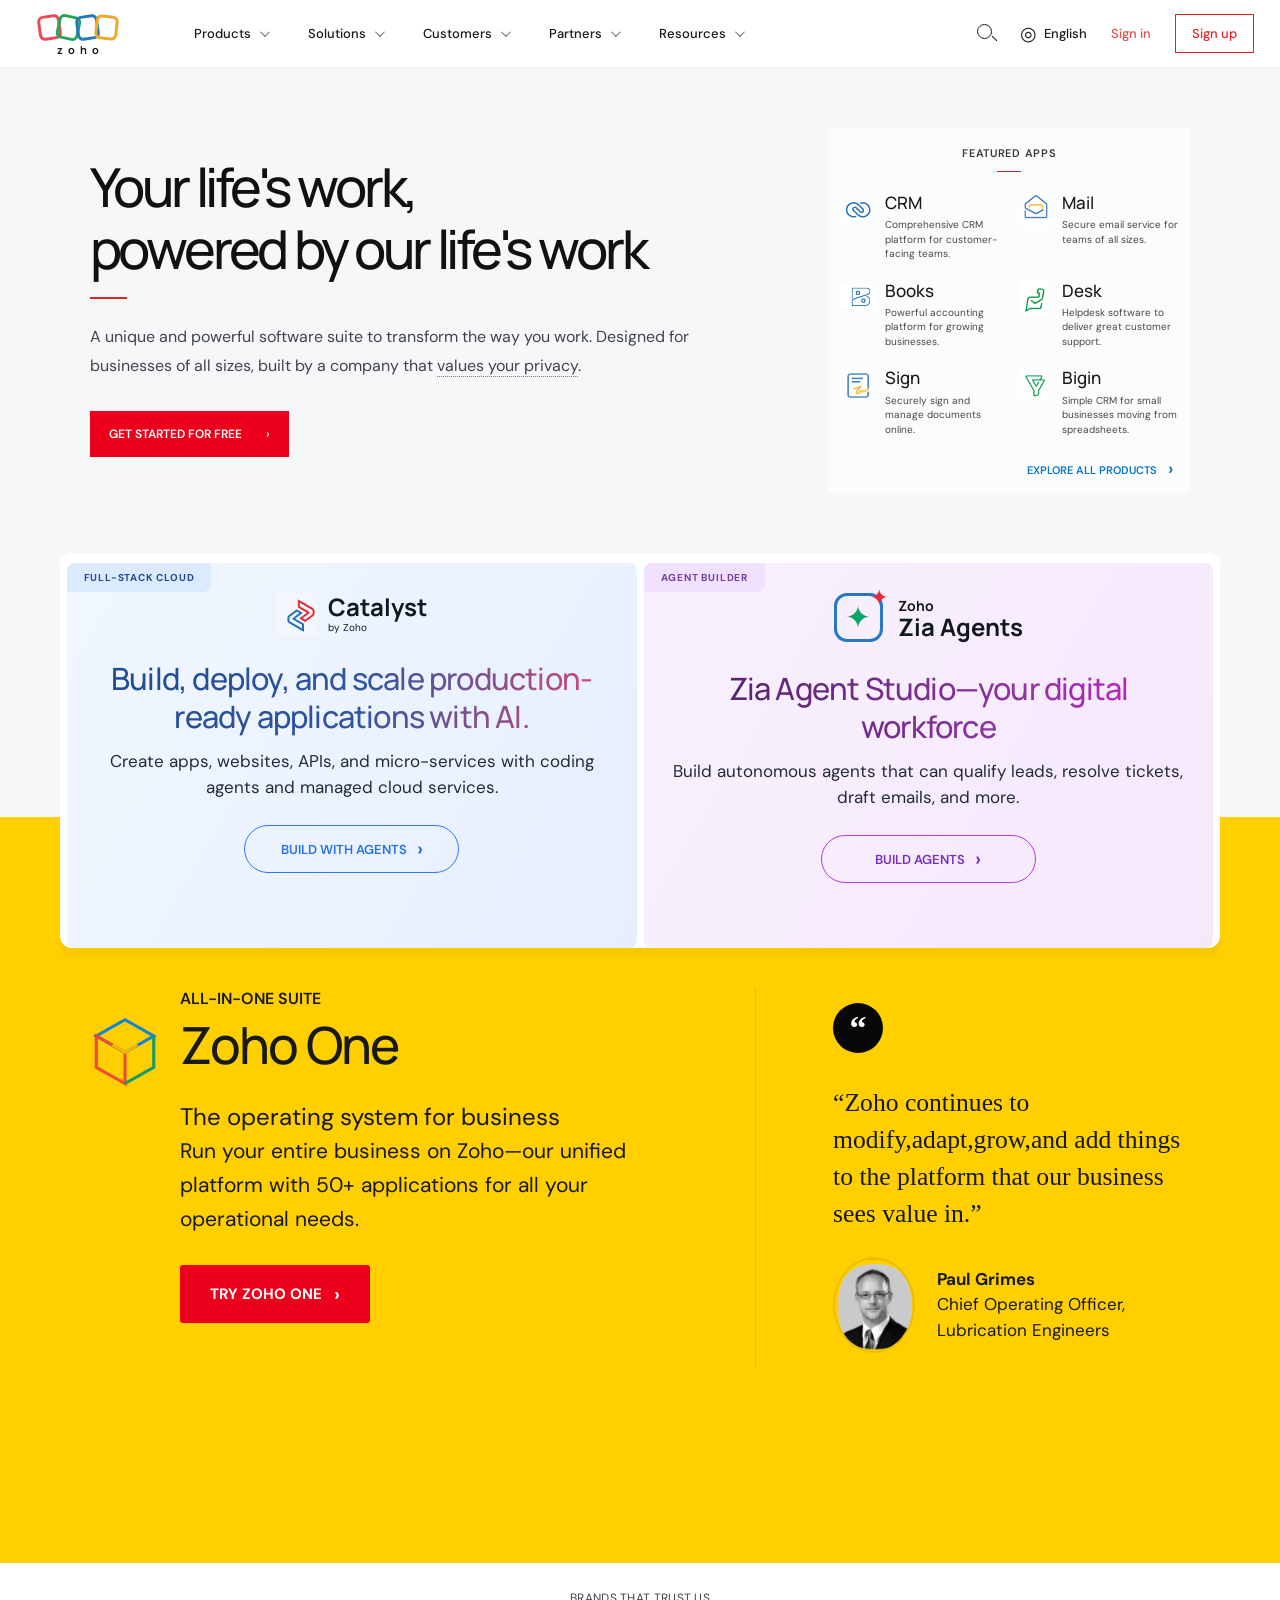
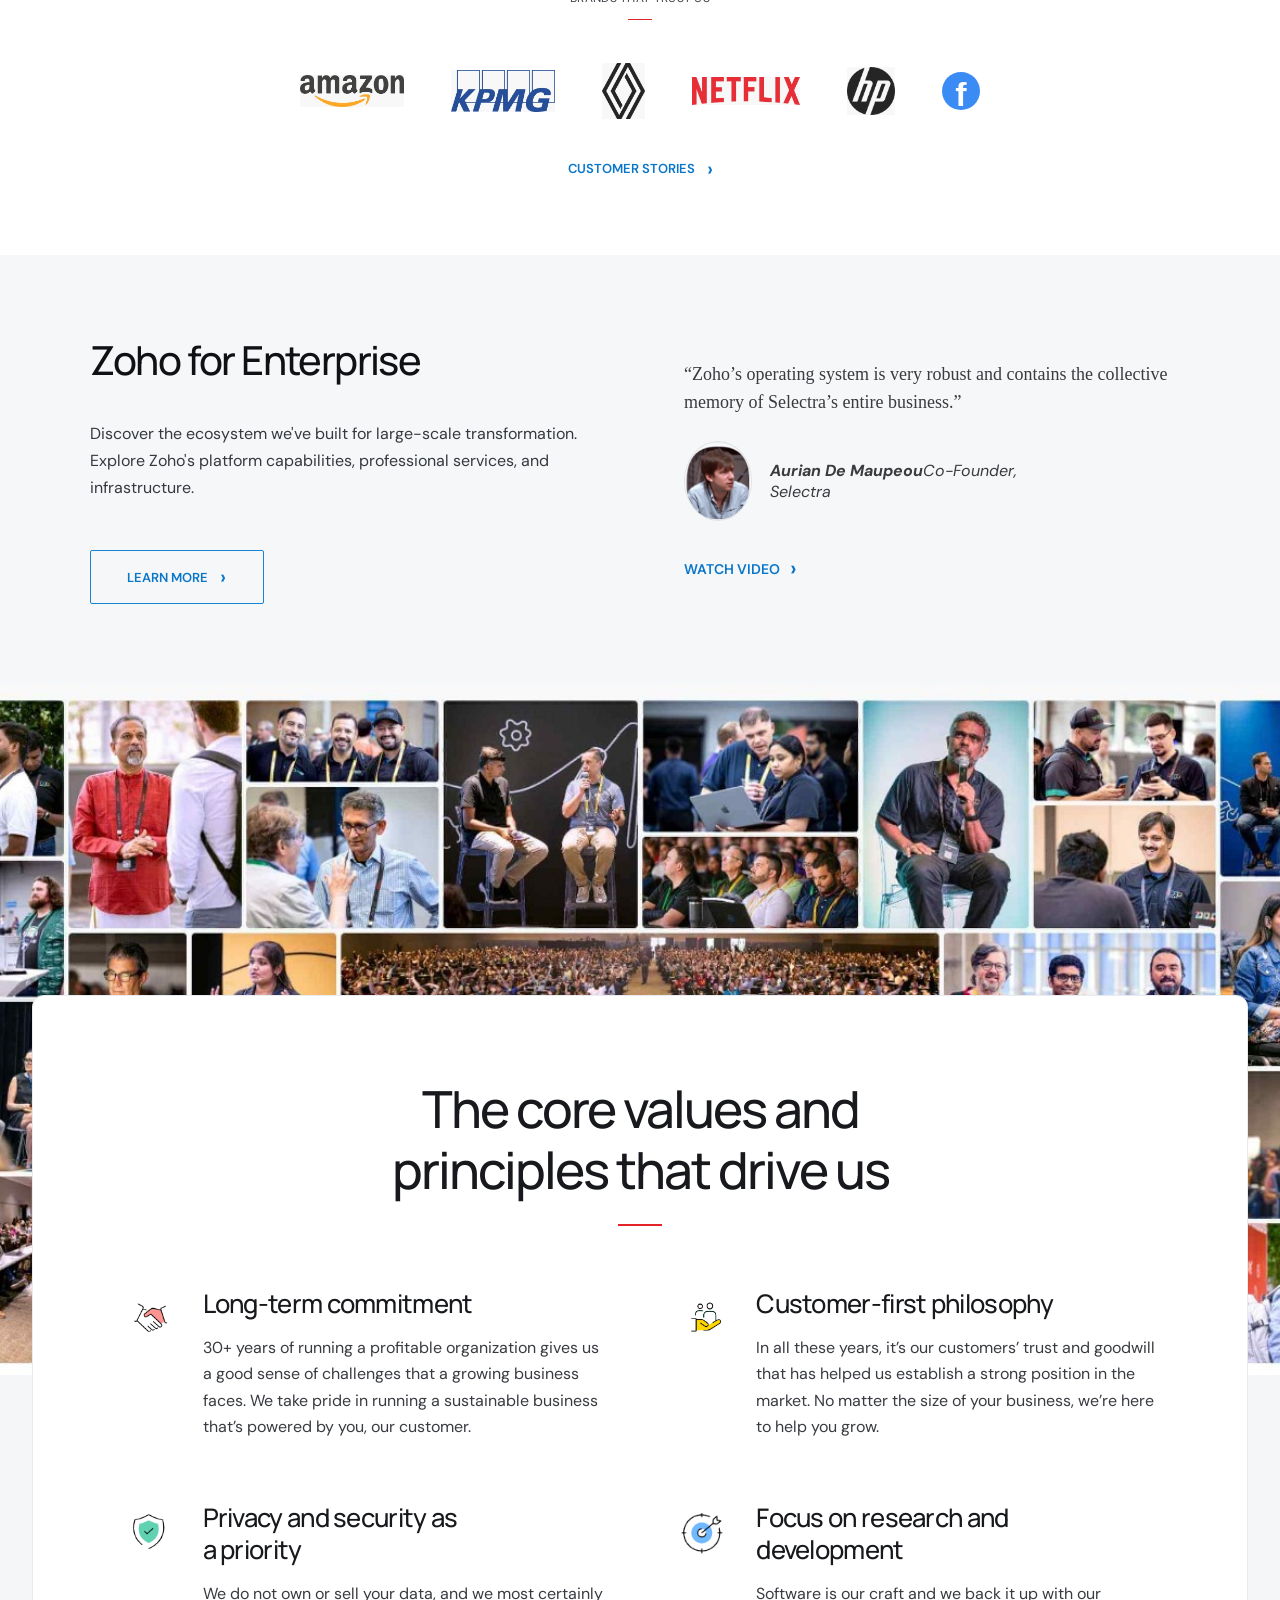
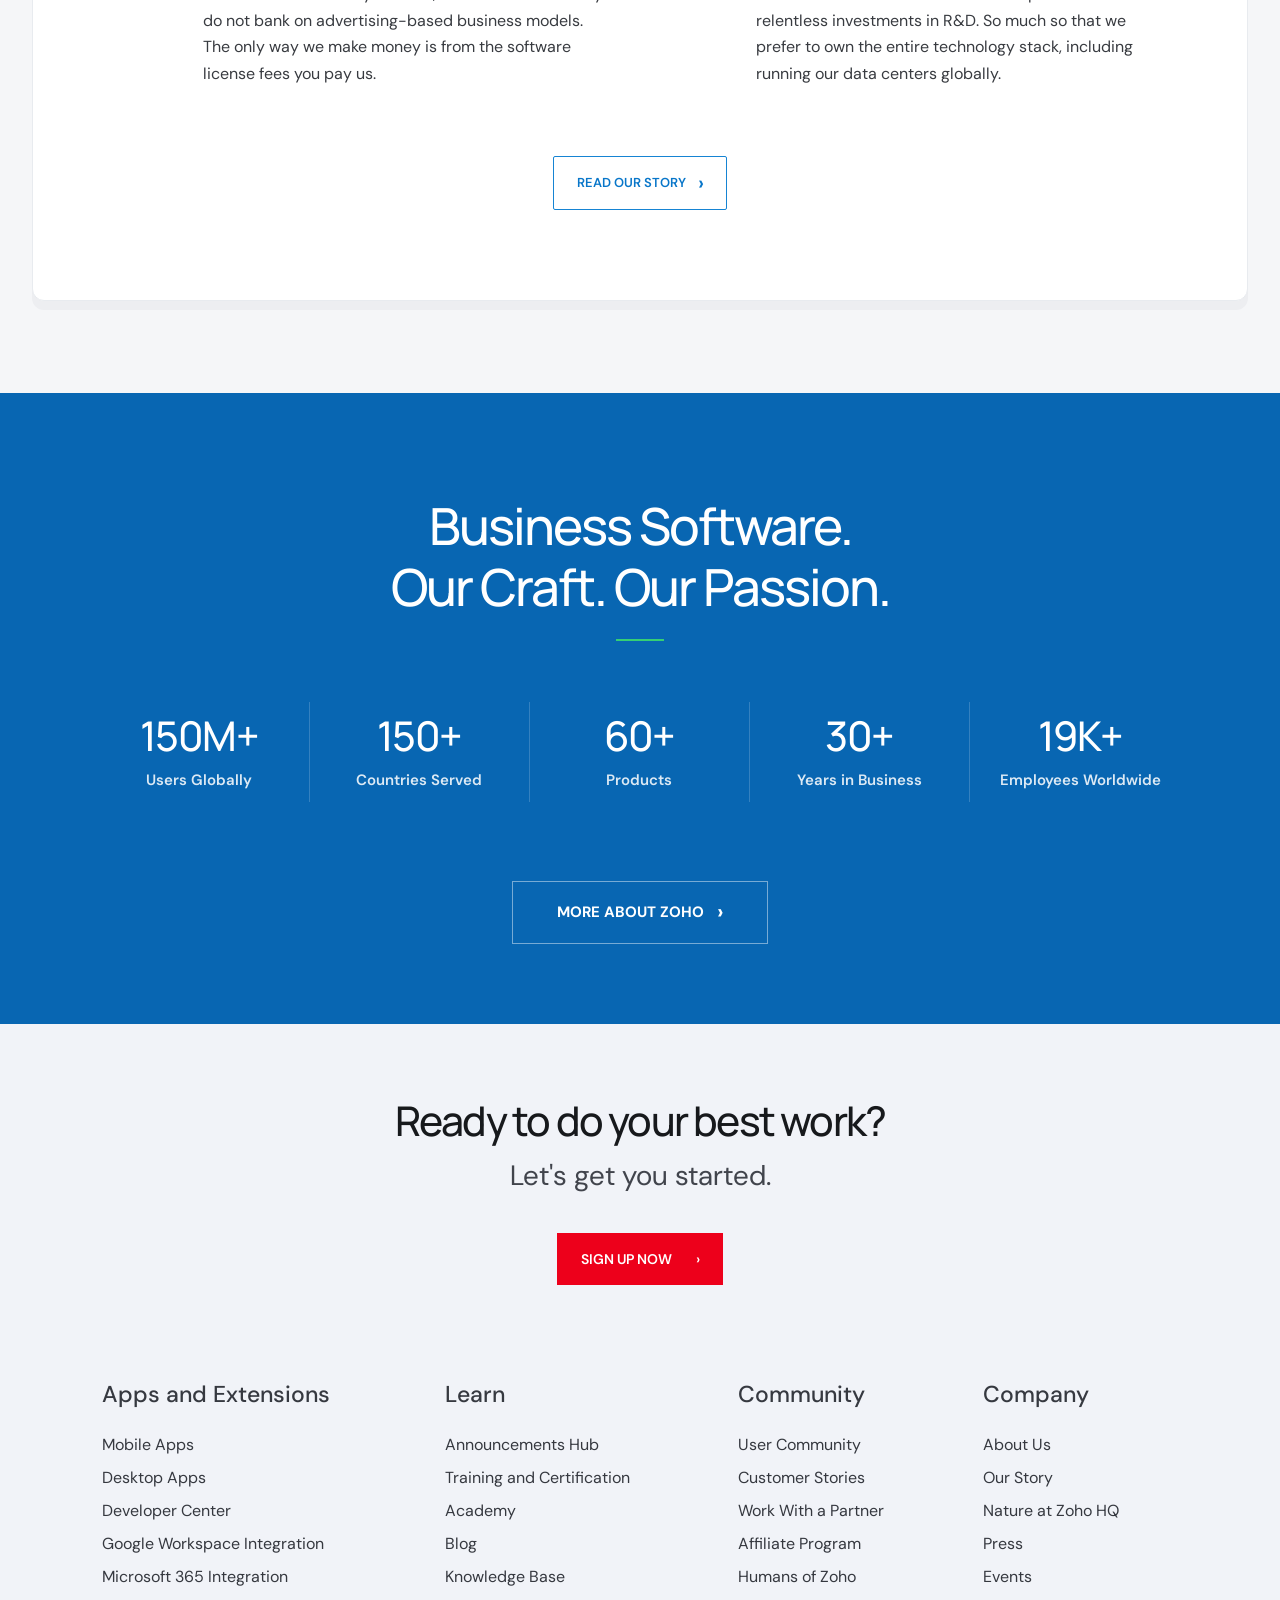
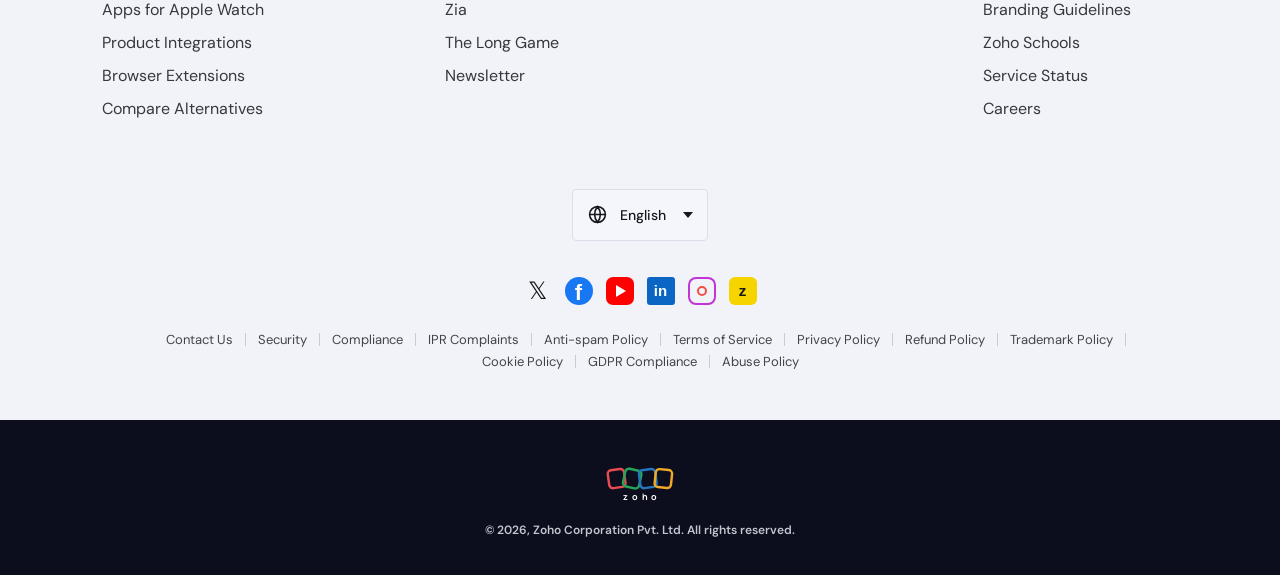
<file: Zoho website/index.html>
<!doctype html>
<html lang="en">
<head>
  <meta charset="utf-8">
  <meta name="viewport" content="width=device-width, initial-scale=1">
  <meta name="description" content="One platform. Every part of your business. Discover Zoho's suite of business software.">
  <title>Zoho | Business Software for Every Need</title>
  <link rel="preconnect" href="https://fonts.googleapis.com">
  <link rel="preconnect" href="https://fonts.gstatic.com" crossorigin>
  <link href="https://fonts.googleapis.com/css2?family=DM+Sans:wght@400;500;600;700&family=Manrope:wght@400;500;600;700;800&display=swap" rel="stylesheet">
  <link rel="stylesheet" href="styles.css">
</head>
<body>
  <header class="site-header">
    <a class="brand" href="#" aria-label="Zoho home">
      <span class="brand-mark" aria-hidden="true"><i></i><i></i><i></i><i></i></span>
      <span class="brand-name">zoho</span>
    </a>
    <nav class="main-nav" aria-label="Main navigation">
      <a href="#products">Products <span class="chevron"></span></a>
      <a href="#solutions">Solutions <span class="chevron"></span></a>
      <a href="#customers">Customers <span class="chevron"></span></a>
      <a href="#company">Partners <span class="chevron"></span></a>
      <a href="#footer">Resources <span class="chevron"></span></a>
    </nav>
    <div class="header-actions">
      <a class="search-link" href="#products" aria-label="Search"><span class="search-icon"></span></a>
      <a class="language-link" href="#footer"><span class="globe-icon" aria-hidden="true">◎</span> English</a>
      <a class="sign-in" href="#footer">Sign in</a>
      <a class="header-cta" href="#products">Sign up</a>
    </div>
  </header>

  <main>
    <section class="hero" id="company">
      <div class="hero-main">
        <div class="hero-copy">
          <h1>Your life's work,<br>powered by our life's work</h1>
          <span class="hero-underline"></span>
          <p>A unique and powerful software suite to transform the way you work. Designed for businesses of all sizes, built by a company that <a class="privacy-link" href="https://www.zoho.com/privacy-commitment.html?src=zindex">values your privacy</a>.</p>
          <div class="hero-buttons">
            <a class="button button-red" href="#products">Get started for free <span aria-hidden="true">›</span></a>
          </div>
        </div>

        <aside class="featured-apps" id="products" aria-labelledby="featured-apps-title">
          <h2 id="featured-apps-title">FEATURED APPS</h2>
          <div class="featured-grid">
            <div class="featured-app">
              <img class="featured-icon" src="Assests/Images/crm-logo.png" alt="">
              <span><a class="featured-app-title" href="#products"><strong>CRM</strong></a><small>Comprehensive CRM platform for customer-facing teams.</small></span>
            </div>
            <div class="featured-app">
              <img class="featured-icon" src="Assests/Images/mail-logo.png" alt="">
              <span><a class="featured-app-title" href="#products"><strong>Mail</strong></a><small>Secure email service for teams of all sizes.</small></span>
            </div>
            <div class="featured-app">
              <img class="featured-icon" src="Assests/Images/books-logo.png" alt="">
              <span><a class="featured-app-title" href="#products"><strong>Books</strong></a><small>Powerful accounting platform for growing businesses.</small></span>
            </div>
            <div class="featured-app">
              <img class="featured-icon" src="Assests/Images/desk-logo.png" alt="">
              <span><a class="featured-app-title" href="#products"><strong>Desk</strong></a><small>Helpdesk software to deliver great customer support.</small></span>
            </div>
            <div class="featured-app">
              <img class="featured-icon" src="Assests/Images/sign-logo.png" alt="">
              <span><a class="featured-app-title" href="#products"><strong>Sign</strong></a><small>Securely sign and manage documents online.</small></span>
            </div>
            <div class="featured-app">
              <img class="featured-icon" src="Assests/Images/bigin-logo.png" alt="">
              <span><a class="featured-app-title" href="#products"><strong>Bigin</strong></a><small>Simple CRM for small businesses moving from spreadsheets.</small></span>
            </div>
          </div>
          <a class="featured-all" href="#products">Explore All Products <span>›</span></a>
        </aside>
      </div>

      <div class="promo-grid">
        <article class="promo-card promo-blue">
          <span class="promo-label">FULL-STACK CLOUD</span>
          <div class="promo-brand"><img class="promo-logo" src="Assests/Images/catalyst-logo.png" alt="Catalyst logo"><span><strong>Catalyst</strong><small>by Zoho</small></span></div>
          <h2>Build, deploy, and scale production-ready applications with AI.</h2>
          <p>Create apps, websites, APIs, and micro-services with coding agents and managed cloud services.</p>
          <a href="#products">BUILD WITH AGENTS <span>›</span></a>
        </article>
        <article class="promo-card promo-purple">
          <span class="promo-label">AGENT BUILDER</span>
          <div class="promo-brand zia-brand">
            <span class="zia-logo" aria-hidden="true">
              <span class="zia-frame"><span class="zia-green-star">✦</span><span class="zia-red-star">✦</span></span>
            </span>
            <span class="zia-wordmark"><span>Zoho</span><strong>Zia Agents</strong></span>
          </div>
          <h2>Zia Agent Studio—your digital workforce</h2>
          <p>Build autonomous agents that can qualify leads, resolve tickets, draft emails, and more.</p>
          <a href="#products">BUILD AGENTS <span>›</span></a>
        </article>
      </div>
    </section>

    <section class="zoho-one-feature" id="zoho-one">
      <div class="one-feature-copy">
        <svg class="one-feature-mark" viewBox="0 0 56 56" role="img" aria-label="Zoho One">
          <path d="M28 3 51 16 28 29 5 16 28 3Z" fill="none" stroke="#1484d5" stroke-width="2.5"/>
          <path d="M5 16v25l23 13V29L5 16Z" fill="none" stroke="#f04b36" stroke-width="2.5"/>
          <path d="M51 16v25L28 54" fill="none" stroke="#159c62" stroke-width="2.5"/>
          <path d="m18 23 10 6 10-6" fill="none" stroke="#f2b900" stroke-width="2.5"/>
        </svg>
        <span class="one-feature-eyebrow">ALL-IN-ONE SUITE</span>
        <h2>Zoho One</h2>
        <p class="one-feature-subtitle">The operating system for business</p>
        <p class="one-feature-description">Run your entire business on Zoho—our unified platform with 50+ applications for all your operational needs.</p>
        <a class="one-feature-button" href="#products">TRY ZOHO ONE <span aria-hidden="true">›</span></a>
      </div>
      <blockquote class="one-feature-quote">
        <span class="quote-mark" aria-hidden="true">“</span>
        <p>“Zoho continues to modify,adapt,grow,and add things to the platform that our business sees value in.”</p>
        <div class="one-feature-attribution">
          <img src="Assests/Images/paul-grimes-portrait.png" alt="Paul Grimes">
          <cite><strong>Paul Grimes</strong><span>Chief Operating Officer,<br>Lubrication Engineers</span></cite>
        </div>
      </blockquote>
    </section>

    <section class="trust-strip" id="customers">
      <p>BRANDS THAT TRUST US</p>
      <div class="customer-logos" aria-label="Customer brands">
        <img class="customer-logo logo-amazon" src="Assests/Images/WhatsApp%20Image%202026-11-03%20at%201.29.51%20M.jpeg" alt="Amazon">
        <img class="customer-logo logo-kpmg" src="Assests/Images/WhatsApp%20Image%206-11-03%20at%201.29.52%20PM.jpeg" alt="KPMG">
        <img class="customer-logo logo-renault" src="Assests/Images/WhatsApp%20age%202026-11-03%20at%201.29.52%20PM.jpeg" alt="Renault">
        <img class="customer-logo logo-netflix" src="Assests/Images/WhatsApp%20Image%2020-03%20at%201.29.52%20PM.jpeg" alt="Netflix">
        <img class="customer-logo logo-hp" src="Assests/Images/WhatsApp%20Image%202026-11%20at%201.29.52%20PM.jpeg" alt="HP">
        <span class="logo-facebook" role="img" aria-label="Facebook">f</span>
      </div>
      <a class="customer-stories-link" href="#customers">CUSTOMER STORIES <span aria-hidden="true">›</span></a>
    </section>

    <section class="enterprise-feature" id="enterprise">
      <h2>Zoho for Enterprise</h2>
      <p>Discover the ecosystem we've built for large-scale transformation. Explore Zoho's platform capabilities, professional services, and infrastructure.</p>
      <a class="enterprise-link" href="#products">LEARN MORE <span aria-hidden="true">›</span></a>
      <blockquote>
        <p>“Zoho’s operating system is very robust and contains the collective memory of Selectra’s entire business.”</p>
        <div class="enterprise-attribution">
          <img src="Assests/Images/aurian-de-maupeou-portrait.png" alt="Aurian De Maupeou">
          <cite><strong>Aurian De Maupeou</strong><span>Co-Founder,<br>Selectra</span></cite>
        </div>
        <a class="watch-video-link" href="https://www.zoho.com/customers.html" target="_blank" rel="noopener noreferrer">WATCH VIDEO <span aria-hidden="true">›</span></a>
      </blockquote>
    </section>

    <section class="values-section" id="solutions">
      <div class="values-panel">
        <div class="values-heading">
          <h2>The core values and<br>principles that drive us</h2>
          <span aria-hidden="true"></span>
        </div>
        <div class="values-grid">
          <article class="value-card">
            <img class="value-icon" src="Assests/Images/value-long-term-commitment.png" alt="Handshake representing long-term commitment">
            <div><h3>Long-term commitment</h3><p>30+ years of running a profitable organization gives us a good sense of challenges that a growing business faces. We take pride in running a sustainable business that’s powered by you, our customer.</p></div>
          </article>
          <article class="value-card">
            <img class="value-icon" src="Assests/Images/value-customer-first.png" alt="People supported by a hand, representing customer-first philosophy">
            <div><h3>Customer-first philosophy</h3><p>In all these years, it’s our customers’ trust and goodwill that has helped us establish a strong position in the market. No matter the size of your business, we’re here to help you grow.</p></div>
          </article>
          <article class="value-card">
            <img class="value-icon" src="Assests/Images/value-privacy-security.png" alt="Shield with a check mark representing privacy and security">
            <div><h3>Privacy and security as<br>a priority</h3><p>We do not own or sell your data, and we most certainly do not bank on advertising-based business models. The only way we make money is from the software license fees you pay us.</p></div>
          </article>
          <article class="value-card">
            <img class="value-icon" src="Assests/Images/value-research-development.png" alt="Target and arrow representing focus on research and development">
            <div><h3>Focus on research and<br>development</h3><p>Software is our craft and we back it up with our relentless investments in R&amp;D. So much so that we prefer to own the entire technology stack, including running our data centers globally.</p></div>
          </article>
        </div>
        <a class="enterprise-link values-story-link" href="#company">READ OUR STORY <span aria-hidden="true">›</span></a>
      </div>
    </section>

    <section class="stats-section" id="company">
      <div class="stats-heading"><h2>Business Software.<br>Our Craft. Our Passion.</h2><span class="stats-heading-rule" aria-hidden="true"></span></div>
      <div class="stats-grid">
        <div class="stat"><strong>150M+</strong><span>Users Globally</span></div>
        <div class="stat"><strong>150+</strong><span>Countries Served</span></div>
        <div class="stat"><strong>60+</strong><span>Products</span></div>
        <div class="stat"><strong>30+</strong><span>Years in Business</span></div>
        <div class="stat"><strong>19K+</strong><span>Employees Worldwide</span></div>
      </div>
      <a class="stats-more-link" href="#company">MORE ABOUT ZOHO <span aria-hidden="true">›</span></a>
    </section>

    <section class="closing-banner">
      <h2>Ready to do your best work?</h2>
      <p>Let's get you started.</p>
      <a class="button button-red" href="#products">SIGN UP NOW <span aria-hidden="true">›</span></a>
    </section>
  </main>

  <footer class="site-footer" id="footer">
    <div class="footer-directory">
      <div class="footer-column">
        <h2>Apps and Extensions</h2>
        <a href="#products">Mobile Apps</a>
        <a href="#products">Desktop Apps</a>
        <a href="#products">Developer Center</a>
        <a href="#products">Google Workspace Integration</a>
        <a href="#products">Microsoft 365 Integration</a>
        <a href="#products">Apps for Apple Watch</a>
        <a href="#products">Product Integrations</a>
        <a href="#products">Browser Extensions</a>
        <a href="#products">Compare Alternatives</a>
      </div>
      <div class="footer-column">
        <h2>Learn</h2>
        <a href="#products">Announcements Hub</a>
        <a href="#products">Training and Certification</a>
        <a href="#products">Academy</a>
        <a href="#products">Blog</a>
        <a href="#products">Knowledge Base</a>
        <a href="#products">Zia</a>
        <a href="#products">The Long Game</a>
        <a href="#products">Newsletter</a>
      </div>
      <div class="footer-column">
        <h2>Community</h2>
        <a href="#customers">User Community</a>
        <a href="#customers">Customer Stories</a>
        <a href="#company">Work With a Partner</a>
        <a href="#company">Affiliate Program</a>
        <a href="#company">Humans of Zoho</a>
      </div>
      <div class="footer-column">
        <h2>Company</h2>
        <a href="#company">About Us</a>
        <a href="#company">Our Story</a>
        <a href="#company">Nature at Zoho HQ</a>
        <a href="#company">Press</a>
        <a href="#company">Events</a>
        <a href="#company">Branding Guidelines</a>
        <a href="#company">Zoho Schools</a>
        <a href="#company">Service Status</a>
        <a href="#company">Careers</a>
      </div>
    </div>
    <div class="footer-community">
      <label class="footer-language" for="footer-language">
        <svg viewBox="0 0 24 24" aria-hidden="true">
          <circle cx="12" cy="12" r="9"></circle>
          <path d="M3 12h18M12 3a14 14 0 0 1 0 18M12 3a14 14 0 0 0 0 18"></path>
        </svg>
        <select id="footer-language" name="language" aria-label="Select language">
          <option value="en" selected>English</option>
          <option value="es">Español</option>
          <option value="fr">Français</option>
          <option value="de">Deutsch</option>
          <option value="pt">Português</option>
        </select>
        <span class="language-chevron" aria-hidden="true"></span>
      </label>
      <div class="social-links" aria-label="Social media">
        <a class="social-x" href="#footer" aria-label="X">𝕏</a>
        <a class="social-facebook" href="#footer" aria-label="Facebook">f</a>
        <a class="social-youtube" href="#footer" aria-label="YouTube"><span></span></a>
        <a class="social-linkedin" href="#footer" aria-label="LinkedIn">in</a>
        <a class="social-instagram" href="#footer" aria-label="Instagram"><span></span></a>
        <a class="social-blog" href="#footer" aria-label="Blog">z</a>
      </div>
      <nav class="legal-links" aria-label="Legal">
        <a href="#footer">Contact Us</a>
        <a href="#footer">Security</a>
        <a href="#footer">Compliance</a>
        <a href="#footer">IPR Complaints</a>
        <a href="#footer">Anti-spam Policy</a>
        <a href="#footer">Terms of Service</a>
        <a href="#footer">Privacy Policy</a>
        <a href="#footer">Refund Policy</a>
        <a href="#footer">Trademark Policy</a>
        <a href="#footer">Cookie Policy</a>
        <a href="#footer">GDPR Compliance</a>
        <a href="#footer">Abuse Policy</a>
      </nav>
    </div>
    <div class="footer-bottom">
      <a class="brand footer-brand" href="#" aria-label="Zoho home">
        <span class="brand-mark" aria-hidden="true"><i></i><i></i><i></i><i></i></span>
        <span class="brand-name">zoho</span>
      </a>
      <p>© 2026, Zoho Corporation Pvt. Ltd. All rights reserved.</p>
    </div>
  </footer>
  <div class="sticky-actions">
    <details class="sticky-menu">
      <summary class="sticky-menu-button" aria-label="Open quick navigation">
        <span class="hamburger-icon" aria-hidden="true"><i></i><i></i><i></i></span>
      </summary>
      <nav class="sticky-menu-links" aria-label="Quick navigation">
        <a href="#products">Products</a>
        <a href="#solutions">Solutions</a>
        <a href="#customers">Customers</a>
        <a href="#company">Company</a>
      </nav>
    </details>
    <a class="sticky-signup" href="#products">SIGN UP FOR FREE</a>
  </div>
</body>
</html>
</file>
<file: Zoho website/styles.css>
:root {
  color-scheme: light;
  --ink: #17191c;
  --muted: #65686d;
  --paper: #ffffff;
  --line: #e5e8ed;
  --orange: #e42527;
  --yellow: #ffcf00;
  --blue: #0866b2;
  --green: #2e9b55;
  font-family: "DM Sans", sans-serif;
  font-synthesis: none;
  text-rendering: optimizeLegibility;
}

* { box-sizing: border-box; }
html { scroll-behavior: smooth; }
body { margin: 0; padding: 68px 0 0; color: var(--ink); background: var(--paper); }
a { color: inherit; text-decoration: none; }
section[id], footer[id] { scroll-margin-top: 68px; }

.site-header {
  height: 68px;
  padding: 0 2%;
  display: flex;
  align-items: center;
  gap: 5.2%;
  background: rgba(255, 255, 255, .97);
  border-bottom: 1px solid rgba(22, 24, 25, .06);
  position: fixed;
  top: 0;
  left: 0;
  right: 0;
  z-index: 5;
}
.brand { width: 105px; display: flex; flex-direction: column; align-items: center; gap: 1px; flex: 0 0 auto; }
.brand-mark { width: 80px; height: 31px; position: relative; display: block; }
.brand-mark i { position: absolute; width: 23px; height: 25px; border: 3px solid; border-radius: 6px; transform: rotate(-8deg); top: 3px; }
.brand-mark i:nth-child(1) { left: 0; border-color: #e94b52; }
.brand-mark i:nth-child(2) { left: 19px; border-color: #25a45a; transform: rotate(12deg); }
.brand-mark i:nth-child(3) { left: 38px; border-color: #2577bb; transform: rotate(-8deg); }
.brand-mark i:nth-child(4) { left: 57px; border-color: #efa928; transform: rotate(6deg); }
.brand-name { font: 700 11px/1 "Manrope", sans-serif; letter-spacing: 5px; padding-left: 5px; }
.main-nav { display: flex; align-items: center; gap: clamp(22px, 3.2vw, 48px); flex: 1; }
.main-nav a, .header-actions a { font-size: 13px; font-weight: 500; white-space: nowrap; }
.main-nav a { display: inline-flex; align-items: center; gap: 9px; }
.main-nav a:hover, .main-nav a:focus-visible { color: #0876c9; }
.main-nav a:hover .chevron, .main-nav a:focus-visible .chevron { border-color: #0876c9; }
.chevron { width: 7px; height: 7px; border-right: 1px solid; border-bottom: 1px solid; transform: rotate(45deg) translateY(-2px); opacity: .65; }
.header-actions { display: flex; align-items: center; gap: 24px; }
.search-link { width: 19px; height: 19px; display: block; }
.search-icon { display: block; width: 15px; height: 15px; border: 1.5px solid var(--ink); border-radius: 50%; position: relative; }
.search-icon:after { content: ""; height: 7px; border-left: 1.5px solid var(--ink); position: absolute; right: -4px; bottom: -4px; transform: rotate(-45deg); }
.globe-icon { font-size: 19px; vertical-align: -2px; margin-right: 4px; }
.header-actions .sign-in { color: #dd514b; }
.header-cta { background: #fff; color: var(--orange); border: 1px solid var(--orange); padding: 10px 16px; }
.header-cta span { padding-left: 9px; }

.hero {
  padding: 0;
  background: #f6f7f9;
}
.hero-main { min-height: 485px; padding: 0 7%; display: grid; grid-template-columns: 1.3fr .7fr; align-items: center; gap: 6%; background: #f6f7f9; }
.hero-copy { max-width: 660px; padding: 34px 0 42px; }
h1, h2, h3, p { margin-top: 0; }
.hero h1, .stats-heading h2 {
  font-family: "Manrope", sans-serif;
  font-weight: 500;
  letter-spacing: -3.2px;
}
.hero h1 { font-size: clamp(44px, 4.2vw, 56px); line-height: 1.15; margin-bottom: 17px; color: #111; }
.hero-underline { display: block; width: 37px; height: 2px; background: var(--orange); margin: 0 0 24px; }
.hero-copy p { color: #41444a; font-size: 16px; line-height: 1.8; margin-bottom: 30px; }
.privacy-link { border-bottom: 1px dotted #777; }
.privacy-link:hover { color: #0866b2; }
.hero-buttons { display: flex; align-items: center; gap: 27px; }
.button { display: inline-flex; align-items: center; gap: 24px; padding: 15px 19px; font-size: 12px; font-weight: 600; text-transform: uppercase; transition: transform .2s, background .2s; }
.button:hover, .header-cta:hover { transform: translateY(-2px); }
.button-dark { color: white; background: var(--ink); }
.button-dark:hover { background: #393b3c; }
.button-red { color: white; background: #ed001b; }
.button-red:hover { background: #c90017; }
.text-button { font-size: 12px; font-weight: 600; }
.text-button span { margin-left: 10px; }
.featured-apps { padding: 18px 12px 12px; background: rgba(255,255,255,.62); }
.featured-apps h2 { margin: 0 0 20px; text-align: center; text-transform: uppercase; font: 600 11px "DM Sans", sans-serif; letter-spacing: .7px; color: #36383d; }
.featured-apps h2::after { content: ""; display: block; width: 24px; height: 1px; background: var(--orange); margin: 11px auto 0; }
.featured-grid { display: grid; grid-template-columns: 1fr 1fr; gap: 18px 16px; }
.featured-app { display: grid; grid-template-columns: 34px 1fr; gap: 11px; align-items: start; min-width: 0; }
.featured-app-title { display: block; width: fit-content; color: inherit; }
.featured-app-title:hover, .featured-app-title:focus-visible { color: #0866b2; }
.featured-app-title:focus-visible, .main-nav a:focus-visible { outline: 2px solid #0876c9; outline-offset: 3px; }
.featured-icon { display: block; width: 34px; height: 34px; object-fit: contain; }
.featured-app strong, .featured-app small { display: block; }
.featured-app strong { font: 500 17px/1.2 "Manrope", sans-serif; margin: 1px 0 5px; }
.featured-app small { font-size: 10px; line-height: 1.45; color: #44474d; max-width: 180px; }
.featured-all { display: block; text-align: right; margin: 20px 5px 0 0; color: #0876c9; font-size: 11px; font-weight: 600; text-transform: uppercase; }
.featured-all span { font-size: 18px; vertical-align: -1px; margin-left: 8px; }
.promo-grid {
  position: relative;
  isolation: isolate;
  display: grid;
  grid-template-columns: 1fr 1fr;
  gap: 7px;
  padding: 10px 5.2% 30px;
  background: linear-gradient(to bottom, #f6f7f9 0 62%, var(--yellow) 62% 100%);
}
.promo-grid::before {
  content: "";
  position: absolute;
  z-index: -1;
  inset: 0 4.7% auto;
  height: calc(100% - 30px);
  border-radius: 12px;
  background: #fff;
  box-shadow: 0 9px 0 rgba(206, 166, 0, .14);
}
.promo-card { min-height: 385px; padding: 30px 28px 32px; text-align: center; position: relative; overflow: hidden; border-radius: 8px; }
.promo-blue { background: linear-gradient(120deg, #f1f7ff, #e6efff); color: #244d91; }
.promo-purple { background: linear-gradient(120deg, #f8f1ff, #f5e8fb); color: #633178; }
.promo-label { position: absolute; top: 0; left: 0; background: #dceaff; color: #234a8e; padding: 8px 17px; font-size: 10px; font-weight: 700; letter-spacing: .8px; border-radius: 0 0 8px 0; }
.promo-purple .promo-label { background: #f0e2ff; color: #763ca0; }
.promo-brand { display: flex; justify-content: center; align-items: center; gap: 10px; margin: 0 0 24px; color: #111820; text-align: left; }
.promo-logo { display: block; width: 42px; height: 42px; object-fit: contain; }
.promo-brand strong, .promo-brand small { display: block; }
.promo-brand strong { font: 700 24px/1.1 "Manrope", sans-serif; }
.promo-brand small { font-size: 10px; }
.promo-card h2 { font: 500 clamp(23px, 2.4vw, 36px)/1.25 "Manrope", sans-serif; margin: 0 auto 12px; max-width: 660px; letter-spacing: -.8px; background: linear-gradient(100deg, #204c94 5%, #3155a3 52%, #dc4a76 100%); color: transparent; background-clip: text; }
.promo-purple h2 { background-image: linear-gradient(100deg, #53246f 8%, #8a32a0 62%, #c725c8 100%); }
.promo-card p { color: #222b38; font-size: 17px; line-height: 1.55; margin: 0 auto 25px; max-width: 560px; }
.promo-card > a { display: inline-flex; align-items: center; justify-content: center; gap: 10px; min-width: 215px; padding: 13px 22px; border: 1px solid #3475ff; border-radius: 30px; color: #2870e7; font-size: 13px; font-weight: 600; text-transform: uppercase; }
.promo-purple > a { border-color: #bf36e4; color: #7830bb; }
.promo-card > a:hover { background: rgba(255,255,255,.55); }
.promo-card > a span { font-size: 20px; line-height: 1; }
.zia-brand { gap: 12px; }
.zia-logo { display: block; width: 52px; height: 52px; }
.zia-frame { position: relative; display: grid; place-items: center; width: 49px; height: 49px; border: 3px solid #2878c2; border-radius: 13px; }
.zia-green-star { color: #0ca466; font-size: 31px; line-height: 1; }
.zia-red-star { position: absolute; top: -9px; right: -8px; color: #ee2635; font-size: 22px; line-height: 1; }
.zia-wordmark > span { display: block; font: 700 14px/1.05 "Manrope", sans-serif; }
.zia-wordmark strong { font: 700 24px/1.05 "Manrope", sans-serif; }
.promo-purple h2 { margin-bottom: 12px; }
.promo-purple p { max-width: 520px; }
.sticky-actions {
  position: fixed;
  z-index: 20;
  right: 0;
  bottom: 0;
  left: 0;
  height: 60px;
  grid-template-columns: 65px minmax(0, 1fr);
  background: #e6242b;
  display: none;
}
.sticky-menu { position: relative; background: #050505; }
.sticky-menu summary { list-style: none; }
.sticky-menu summary::-webkit-details-marker { display: none; }
.sticky-menu-button { width: 65px; height: 60px; display: grid; place-items: center; cursor: pointer; }
.hamburger-icon { width: 30px; display: grid; gap: 5px; }
.hamburger-icon i { display: block; width: 30px; border-top: 2px solid #fff; }
.sticky-menu-links { position: absolute; bottom: 60px; left: 0; min-width: 210px; padding: 10px 0; display: grid; background: #080808; box-shadow: 0 -8px 20px rgba(0,0,0,.18); }
.sticky-menu-links a { padding: 12px 19px; color: #fff; font-size: 13px; }
.sticky-menu-links a:hover { background: #272727; }
.sticky-signup { display: grid; place-items: center; color: #fff; font: 700 16px "DM Sans", sans-serif; text-align: center; }
.sticky-signup:hover { background: #d91e25; }
.zoho-one-feature {
  min-height: 585px;
  padding: 10px max(7%, calc((100% - 1350px) / 2)) 82px;
  display: grid;
  grid-template-columns: minmax(0, 1.15fr) minmax(0, .85fr);
  align-items: start;
  gap: 7%;
  background: var(--yellow);
  margin-top: 0;
  text-align: left;
}
.one-feature-copy { width: 100%; max-width: 700px; display: grid; grid-template-columns: 90px minmax(0, 1fr); align-items: start; text-align: left; }
.one-feature-mark { display: block; width: 70px; height: 70px; margin: 28px 0 0; grid-column: 1; grid-row: 1 / span 2; }
.one-feature-eyebrow { display: block; grid-column: 2; grid-row: 1; margin-bottom: 7px; font-size: 16px; font-weight: 600; }
.one-feature-copy h2 { grid-column: 2; grid-row: 2; margin: 0 0 29px; font: 500 clamp(44px, 4vw, 58px)/1.1 "Manrope", sans-serif; letter-spacing: -1.8px; }
.one-feature-subtitle { grid-column: 2; margin: 0 0 3px; font-size: 24px; }
.one-feature-description { grid-column: 2; max-width: 560px; margin: 0 0 29px; font-size: 21px; line-height: 1.6; }
.one-feature-button { display: inline-flex; align-items: center; gap: 12px; padding: 15px 22px; border-radius: 3px; color: #fff; background: #ed001b; font-size: 12px; font-weight: 700; }
.one-feature-copy > .one-feature-button { grid-column: 2; justify-self: start; padding: 19px 30px; font-size: 15px; }
.one-feature-button:hover { background: #c90017; }
.one-feature-button span { font-size: 19px; line-height: 1; }
.one-feature-quote { width: 100%; max-width: 560px; min-height: 380px; margin: 0; padding: 0 0 0 clamp(42px, 6vw, 108px); border: 0; border-left: 1px dotted rgba(79, 67, 0, .25); display: flex; flex-direction: column; justify-content: center; }
.quote-mark { width: 50px; height: 50px; margin: 0 0 31px; border-radius: 50%; display: grid; place-items: center; background: #080808; color: white; font: 700 34px/1 Georgia, serif; }
.one-feature-quote p { margin: 0 0 25px; font: 400 clamp(22px, 2vw, 30px)/1.45 Georgia, serif; }
.one-feature-attribution { display: flex; align-items: center; justify-content: flex-start; gap: 22px; text-align: left; }
.one-feature-attribution img { width: 82px; height: 96px; object-fit: cover; border: 2px solid rgba(222, 177, 0, .55); border-radius: 50%; }
.one-feature-attribution cite { display: flex; flex-direction: column; font-size: 17px; line-height: 1.5; font-style: normal; font-weight: 400; }
.one-feature-attribution cite strong { font-weight: 700; }
.watch-video-link { display: inline-flex; align-items: center; gap: 10px; margin-top: 37px; color: #0876c9; font-size: 14px; font-weight: 600; }
.watch-video-link span { font-size: 22px; line-height: 1; }
.watch-video-link:hover { color: #064f86; }

.trust-strip { text-align: center; padding: 27px 8% 76px; background: #fff; }
.trust-strip > p { font-size: 12px; letter-spacing: .3px; color: #40434a; margin-bottom: 43px; }
.trust-strip > p::after { content: ""; display: block; width: 24px; height: 1px; margin: 13px auto 0; background: var(--orange); }
.customer-logos { display: flex; align-items: center; justify-content: space-between; gap: 24px; max-width: 680px; margin: auto; color: #777a7b; opacity: .85; }
.customer-logos .customer-logo { display: block; width: auto; max-width: 100px; height: auto; max-height: 52px; object-fit: contain; }
.customer-logos .logo-netflix { max-width: 108px; max-height: 34px; }
.customer-logos .logo-kpmg { max-width: 104px; max-height: 44px; }
.customer-logos .logo-renault { max-width: 46px; max-height: 56px; }
.customer-logos .logo-hp { max-width: 48px; max-height: 48px; }
.customer-logos .logo-amazon { max-width: 104px; max-height: 38px; }
.customer-logos .logo-facebook { display: grid; place-items: end center; flex: 0 0 38px; width: 38px; height: 38px; border-radius: 50%; background: #1877f2; color: #fff; font: 700 34px/32px Arial, sans-serif; letter-spacing: 0; }
.customer-stories-link { display: inline-flex; align-items: center; gap: 12px; margin-top: 40px; color: #0876c9; font-size: 13px; font-weight: 600; }
.customer-stories-link span, .enterprise-link span { font-size: 20px; line-height: 1; }
.enterprise-feature { min-height: 430px; padding: 70px max(7%, calc((100% - 1300px) / 2)); display: grid; grid-template-columns: minmax(0, 1fr) minmax(0, 1fr); align-content: center; align-items: center; gap: 8%; text-align: left; background: #f6f7f9; }
.enterprise-feature h2 { grid-column: 1; grid-row: 1; margin: 0 0 13px; color: #101114; font: 500 clamp(32px, 3.2vw, 40px)/1.2 "Manrope", sans-serif; letter-spacing: -1.6px; }
.enterprise-feature > p { grid-column: 1; grid-row: 2; max-width: 500px; margin: 0 0 26px; color: #35383f; font-size: 16px; line-height: 1.7; }
.enterprise-link { min-width: 174px; min-height: 54px; padding: 0 20px; display: inline-flex; justify-content: center; align-items: center; gap: 12px; border: 1px solid #1684d3; border-radius: 2px; color: #0876c9; font-size: 13px; font-weight: 600; }
.enterprise-feature > .enterprise-link { grid-column: 1; grid-row: 3; justify-self: start; }
.enterprise-link:hover { background: #eaf4fb; }
.enterprise-feature blockquote { grid-column: 2; grid-row: 1 / span 3; width: min(100%, 520px); margin: 0; color: #393b3e; }
.enterprise-feature blockquote > p { margin: 0 0 24px; font: 400 18px/1.6 Georgia, serif; }
.enterprise-attribution { display: flex; align-items: center; justify-content: flex-start; gap: 18px; text-align: left; }
.enterprise-attribution img { width: 68px; height: 80px; object-fit: cover; border: 1px solid #e1e3e5; border-radius: 50%; }
.enterprise-attribution cite strong { font-weight: 700; }
.enterprise-feature .watch-video-link { margin-top: 37px; }

.eyebrow { color: #888980; }

.values-section { position: relative; isolation: isolate; overflow: hidden; padding: 310px 0 92px; background: #f5f6f8; color: var(--ink); }
.values-section::before { content: ""; position: absolute; z-index: -1; top: 0; left: 0; width: 100%; height: 690px; background: url("Assests/Images/WhatsApp%20Image%202026-113%20at%201.29.51%20PM.jpeg") center top / cover no-repeat; }
.values-panel { width: min(1320px, calc(100% - 64px)); margin: 0 auto; padding: 82px 7% 90px; border: 1px solid #e8ebef; border-radius: 12px; background: #fff; box-shadow: 0 9px 0 rgba(32, 43, 59, .035); }
.values-heading { margin: 0 auto 62px; text-align: center; }
.values-heading h2 { margin: 0; font: 500 clamp(38px, 4vw, 52px)/1.2 "Manrope", sans-serif; letter-spacing: -2px; }
.values-heading > span { display: block; width: 44px; height: 2px; margin: 23px auto 0; background: var(--orange); }
.values-grid { display: grid; grid-template-columns: repeat(2, minmax(0, 1fr)); gap: 62px 7%; }
.value-card { display: grid; grid-template-columns: 58px minmax(0, 1fr); align-items: start; gap: 22px; min-width: 0; }
.value-icon { display: block; width: 52px; height: 52px; object-fit: contain; }
.value-card h3 { margin: 0 0 15px; font: 500 clamp(22px, 2vw, 29px)/1.25 "Manrope", sans-serif; letter-spacing: -.7px; }
.value-card p { max-width: 440px; margin: 0; color: #383b40; font-size: 16px; line-height: 1.65; }
.values-story-link { display: flex; width: fit-content; margin: 69px auto 0; }

.stats-section { padding: 102px 7% 80px; background: #0866b2; color: #fff; text-align: center; }
.stats-heading h2 { margin: 0; font: 500 clamp(40px, 4vw, 56px)/1.2 "Manrope", sans-serif; letter-spacing: -2px; }
.stats-heading-rule { display: block; width: 48px; height: 2px; margin: 21px auto 0; background: #35cf74; }
.stats-grid { display: grid; grid-template-columns: repeat(5, minmax(0, 1fr)); max-width: 1180px; margin: 61px auto 0; }
.stat { min-height: 100px; display: flex; flex-direction: column; align-items: center; justify-content: center; border-right: 1px solid rgba(255, 255, 255, .18); }
.stat:last-child { border: 0; }
.stat strong { font: 500 clamp(34px, 3.2vw, 48px)/1.1 "Manrope", sans-serif; letter-spacing: -1.5px; }
.stat > span { margin-top: 12px; color: rgba(255, 255, 255, .86); font-size: 15px; font-weight: 600; }
.stats-more-link { display: inline-flex; min-width: 256px; min-height: 63px; align-items: center; justify-content: center; gap: 13px; margin-top: 79px; border: 1px solid rgba(255, 255, 255, .45); color: #fff; font-size: 15px; font-weight: 700; }
.stats-more-link:hover { background: rgba(255, 255, 255, .1); }
.stats-more-link span { font-size: 21px; line-height: 1; }

.closing-banner { min-height: 0; margin: 0; padding: 72px 20px 56px; background: #f1f3f8; text-align: center; }
.closing-banner h2 { margin: 0 0 12px; font: 500 clamp(34px, 3.2vw, 44px)/1.2 "Manrope", sans-serif; letter-spacing: -1.8px; }
.closing-banner p { margin: 0 0 39px; color: #41444c; font-size: 28px; }
.closing-banner .button { min-width: 166px; min-height: 52px; justify-content: center; padding: 14px 22px; font-size: 14px; }
.site-footer { padding: 0; background: #f1f3f8; }
.footer-directory { min-height: 260px; padding: 38px max(8%, calc((100% - 1280px) / 2)) 35px; display: grid; grid-template-columns: 1.2fr 1fr .8fr .8fr; gap: 50px; }
.footer-column { display: flex; flex-direction: column; align-items: flex-start; gap: 12px; }
.footer-column h2 { margin: 0 0 13px; color: #363940; font-size: 23px; font-weight: 500; }
.footer-column a { color: #35383f; font-size: 16px; }
.footer-column a:hover, .legal-links a:hover { text-decoration: underline; }
.footer-community { padding: 35px 8% 52px; text-align: center; }
.footer-language { width: 136px; height: 52px; margin: 0 auto 36px; padding: 0 14px; display: flex; align-items: center; gap: 12px; border: 1px solid #d9deea; border-radius: 4px; background: #f4f6fb; color: #14171c; cursor: pointer; }
.footer-language svg { width: 21px; height: 21px; flex: 0 0 auto; fill: none; stroke: currentColor; stroke-width: 1.8; stroke-linecap: round; }
.footer-language select { width: 100%; min-width: 0; border: 0; outline: 0; appearance: none; background: transparent; color: inherit; font: 500 14px "DM Sans", sans-serif; cursor: pointer; }
.footer-language:focus-within { outline: 2px solid #0866b2; outline-offset: 2px; }
.language-chevron { width: 0; height: 0; flex: 0 0 auto; border-top: 6px solid currentColor; border-right: 5px solid transparent; border-left: 5px solid transparent; }
.social-links { display: flex; justify-content: center; align-items: center; gap: 13px; margin-bottom: 28px; }
.social-links a { width: 28px; height: 28px; display: grid; place-items: center; font: 700 17px/1 Arial, sans-serif; }
.social-x { color: #111; font-size: 24px !important; }
.social-facebook { border-radius: 50%; background: #1877f2; color: #fff; font-size: 22px !important; padding-top: 4px; }
.social-youtube { border-radius: 7px; background: #f00; }
.social-youtube span { width: 0; height: 0; border-top: 6px solid transparent; border-bottom: 6px solid transparent; border-left: 10px solid white; margin-left: 3px; }
.social-linkedin { background: #0a66c2; color: white; border-radius: 3px; font-size: 15px !important; }
.social-instagram { border: 2px solid #c135d6; border-radius: 8px; position: relative; }
.social-instagram span { width: 10px; height: 10px; border: 2px solid #f04e45; border-radius: 50%; }
.social-blog { background: #f5d400; color: #17191c; border-radius: 6px; font-size: 15px !important; }
.legal-links { display: flex; justify-content: center; flex-wrap: wrap; row-gap: 9px; }
.legal-links a { color: #41444c; font-size: 13px; line-height: 1; padding: 0 12px; border-right: 1px solid #c8cbd2; }
.legal-links a:last-child { border: 0; }
.footer-bottom { min-height: 155px; padding: 26px 15px 20px; display: flex; flex-direction: column; align-items: center; justify-content: center; gap: 17px; background: #0c0d1d; color: #c4c6cf; }
.footer-brand { align-items: center; width: 80px; color: white; transform: scale(.82); }
.footer-brand .brand-mark { margin-left: 0; }
.footer-brand .brand-name { padding-left: 5px; }
.footer-bottom p { margin: 0; font-size: 12px; font-weight: 600; text-align: center; }

@media (min-width: 1450px) {
  .hero-main { padding-left: max(8.5%, calc((100% - 1220px) / 2)); padding-right: max(8.5%, calc((100% - 1220px) / 2)); }
  .stats-section { padding-left: max(9%, calc((100% - 1160px) / 2)); padding-right: max(9%, calc((100% - 1160px) / 2)); }
  .values-section { padding-left: 0; padding-right: 0; }
}
@media (max-width: 1000px) {
  .site-header { padding: 0 3%; gap: 2%; }
  .main-nav { gap: 12px; }
  .main-nav a, .header-actions a { font-size: 11px; }
  .header-actions { gap: 10px; }
  .hero { padding: 0; }
  .hero-main { padding-left: 6%; padding-right: 6%; grid-template-columns: 1.2fr .8fr; gap: 3%; background: #f6f7f9; }
  .zoho-one-feature { min-height: 540px; padding: 24px 6% 62px; grid-template-columns: minmax(0, 1fr) minmax(0, 1fr); gap: 4%; }
  .one-feature-copy { grid-template-columns: 67px minmax(0, 1fr); }
  .one-feature-mark { width: 54px; height: 54px; }
  .one-feature-copy h2 { font-size: 44px; margin-bottom: 20px; }
  .one-feature-subtitle { font-size: 19px; }
  .one-feature-description { font-size: 16px; }
  .one-feature-quote { min-height: 330px; padding-left: 35px; }
  .one-feature-quote p { font-size: 23px; }
  .enterprise-feature { min-height: 390px; padding: 56px 6%; gap: 5%; }
  .hero-copy { max-width: 600px; }
  .hero h1 { font-size: 58px; }
  .values-panel { width: calc(100% - 48px); padding: 62px 5% 70px; }
  .values-grid { gap: 42px 5%; }
  .value-card { grid-template-columns: 48px minmax(0, 1fr); gap: 15px; }
  .value-icon { width: 44px; height: 44px; }
  .value-card p { font-size: 14px; }
  .stats-section { padding: 82px 5% 65px; }
  .stats-grid { margin-top: 52px; }
  .stat strong { font-size: 34px; }
  .stat > span { font-size: 12px; }
  .footer-directory { gap: 28px; }
  .footer-column h2 { font-size: 19px; }
  .footer-column a { font-size: 14px; }
}
@media (max-width: 760px) {
  body { padding-top: 68px; padding-bottom: 60px; }
  section[id], footer[id] { scroll-margin-top: 68px; }
  .sticky-actions { display: grid; }
  .site-header { height: 68px; padding: 0 5%; justify-content: space-between; }
  .site-header > .brand { position: absolute; left: 50%; top: 50%; width: 90px; transform: translate(-50%, -50%) scale(.87); }
  .main-nav { display: none; }
  .header-actions { gap: 17px; margin-left: auto; }
  .header-actions .language-link, .header-actions .sign-in { display: none; }
  .header-cta { padding: 10px 12px; font-size: 11px !important; }
  .hero { min-height: 0; padding: 0; }
  .hero-main { min-height: 0; grid-template-columns: 1fr; gap: 10px; padding: 20px 5% 28px; background: #f6f7f9; }
  .hero-copy { padding: 25px 0 12px; margin: 0; }
  .hero h1 { font-size: clamp(40px, 8.5vw, 58px); letter-spacing: -2.6px; }
  .hero-copy p { font-size: 13px; }
  .desktop-break { display: none; }
  .featured-apps { padding: 22px 10px; }
  .featured-grid { gap: 20px 13px; }
  .featured-app strong { font-size: 15px; }
  .featured-app small { font-size: 9px; }
  .promo-grid { grid-template-columns: 1fr; gap: 7px; padding: 10px 5% 30px; background: linear-gradient(to bottom, #f6f7f9 0 60%, var(--yellow) 60% 100%); }
  .promo-grid::before { inset: 0 3% auto; height: calc(100% - 30px); }
  .promo-card { min-height: 300px; padding: 34px 18px 25px; }
  .promo-brand { margin-bottom: 20px; }
  .promo-brand strong { font-size: 20px; }
  .promo-card h2 { font-size: 25px; }
  .promo-card p { font-size: 13px; }
  .zoho-one-feature { min-height: 0; padding: 8px 8% 58px; display: flex; flex-direction: column; align-items: center; justify-content: flex-start; gap: 43px; text-align: center; }
  .one-feature-copy { width: min(100%, 460px); margin: 0 auto; display: flex; flex-direction: column; align-items: center; text-align: center; }
  .one-feature-mark { margin: 0 auto 8px; }
  .one-feature-copy h2 { font-size: 37px; margin-bottom: 10px; }
  .one-feature-subtitle { font-size: 20px; }
  .one-feature-description { margin-left: auto; margin-right: auto; }
  .one-feature-quote { min-height: 0; width: min(100%, 430px); margin: 0 auto; padding: 0; border-left: 0; text-align: center; }
  .one-feature-attribution { justify-content: center; text-align: left; }
  .quote-mark { margin: 0 auto 22px; }
  .one-feature-quote p { font-size: 19px; }
  .trust-strip { padding: 42px 7% 54px; }
  .customer-logos { flex-wrap: wrap; justify-content: center; gap: 22px 29px; }
  .customer-logos .customer-logo { max-width: 82px; max-height: 38px; }
  .customer-logos .logo-netflix { max-width: 88px; max-height: 30px; }
  .customer-logos .logo-kpmg { max-width: 84px; max-height: 36px; }
  .customer-logos .logo-renault { max-width: 35px; max-height: 43px; }
  .customer-logos .logo-hp { max-width: 34px; max-height: 34px; }
  .customer-logos .logo-facebook { flex-basis: 31px; width: 31px; height: 31px; font-size: 28px; line-height: 26px; }
  .trust-strip > p { margin-bottom: 29px; }
  .customer-stories-link { margin-top: 31px; }
  .enterprise-feature { min-height: 0; padding: 56px 8% 48px; display: flex; flex-direction: column; align-items: center; text-align: center; gap: 0; }
  .enterprise-feature h2, .enterprise-feature > p { width: min(100%, 500px); }
  .enterprise-feature > p { font-size: 14px; }
  .enterprise-feature > .enterprise-link { align-self: center; }
  .enterprise-feature blockquote { width: min(100%, 500px); margin-top: 42px; text-align: center; }
  .enterprise-feature blockquote > p { font-size: 15px; }
  .enterprise-attribution { justify-content: center; }
  .enterprise-attribution img { width: 78px; height: 92px; }
  .enterprise-attribution cite { font-size: 14px; }
  .values-section { padding: 180px 0 48px; }
  .values-section::before { height: 350px; background-position: center top; }
  .values-panel { width: calc(100% - 28px); padding: 43px 7% 49px; }
  .values-heading { margin-bottom: 40px; }
  .values-heading h2 { font-size: 32px; letter-spacing: -1px; }
  .values-grid { grid-template-columns: 1fr; gap: 32px; }
  .value-card { grid-template-columns: 44px minmax(0, 1fr); gap: 14px; }
  .value-icon { width: 40px; height: 40px; }
  .value-card h3 { font-size: 21px; margin-bottom: 9px; }
  .value-card p { font-size: 13px; }
  .values-story-link { margin-top: 40px; }
  .stats-section { padding: 66px 6% 55px; }
  .stats-heading h2 { font-size: 34px; }
  .stats-grid { grid-template-columns: 1fr 1fr; margin-top: 37px; row-gap: 15px; }
  .stat { min-height: 88px; }
  .stat:nth-child(2), .stat:nth-child(4) { border-right: 0; }
  .stat:last-child { grid-column: 1 / -1; }
  .stat strong { font-size: 36px; }
  .stats-more-link { min-height: 53px; margin-top: 42px; }
  .closing-banner { padding: 54px 7% 44px; }
  .closing-banner h2 { font-size: 32px; }
  .closing-banner p { font-size: 22px; margin-bottom: 28px; }
  .footer-directory { min-height: 0; padding: 35px 7% 25px; grid-template-columns: 1fr 1fr; gap: 30px 20px; }
  .footer-column h2 { font-size: 15px; }
  .footer-column a { font-size: 12px; }
  .footer-community { padding: 28px 6% 38px; }
  .legal-links { row-gap: 12px; }
  .legal-links a { padding: 0 8px; font-size: 9px; }
  .footer-bottom { min-height: 140px; }
  .footer-bottom p { font-size: 10px; }
}
@media (max-width: 420px) {
  .hero-buttons { gap: 17px; }
  .button { padding: 13px 14px; gap: 12px; font-size: 10px; }
  .value-card h3 { font-size: 20px; }
  .social-links { gap: 10px; }
  .social-links a { width: 25px; height: 25px; }
  .sticky-actions { grid-template-columns: 50px minmax(0, 1fr); height: 52px; }
  .sticky-menu-button { width: 50px; height: 52px; }
  .sticky-signup { font-size: 13px; }
  .sticky-menu-links { bottom: 52px; }
}

@media (prefers-reduced-motion: reduce) {
  html { scroll-behavior: auto; }
  *, *::before, *::after { transition-duration: .01ms !important; }
}
</file>
